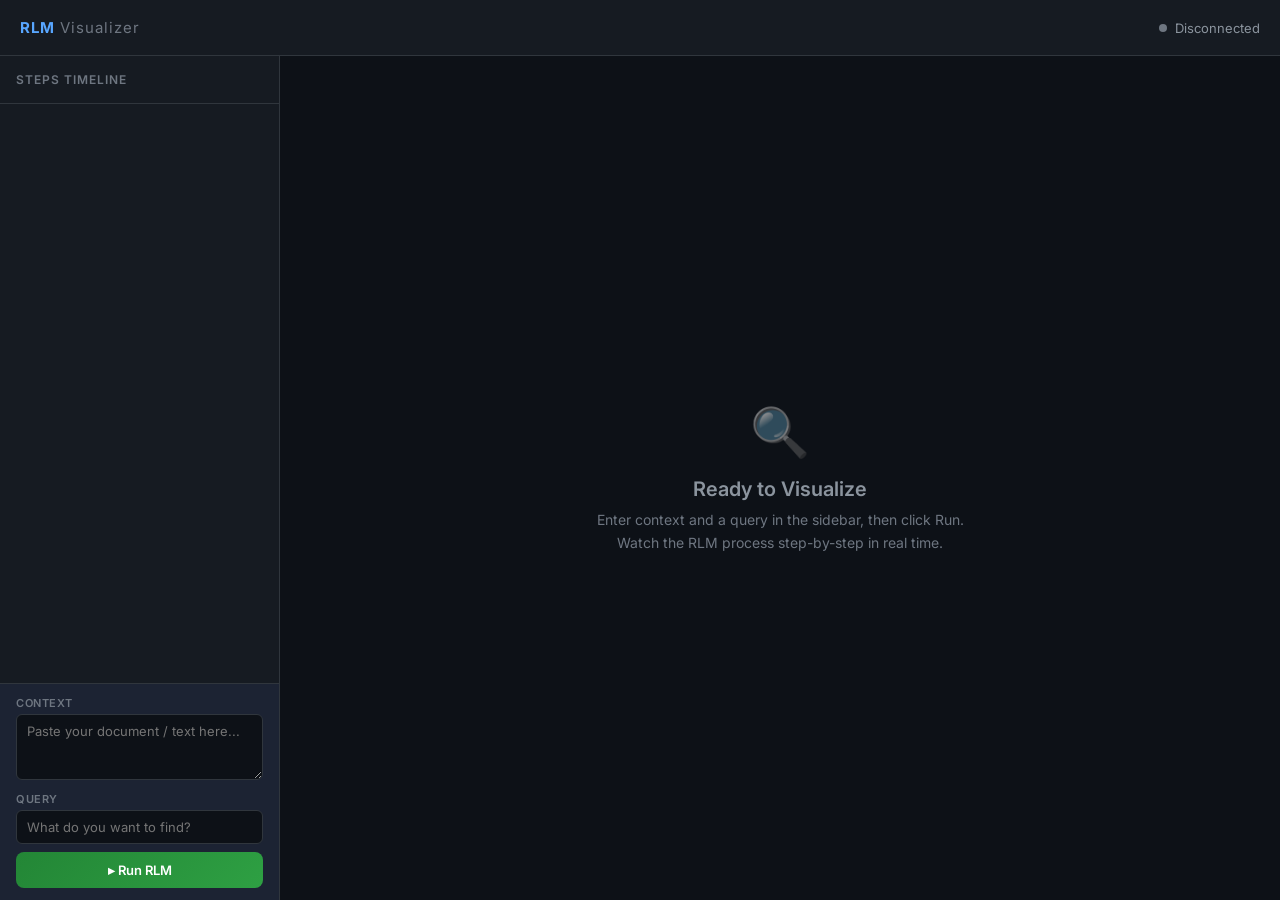
<file: frontend/index.html>
<!DOCTYPE html>
<html lang="en">
<head>
    <meta charset="UTF-8">
    <meta name="viewport" content="width=device-width, initial-scale=1.0">
    <title>RLM Visualizer — Step-by-Step</title>
    <link href="https://fonts.googleapis.com/css2?family=JetBrains+Mono:wght@400;600&family=Inter:wght@300;400;500;600;700&display=swap" rel="stylesheet">
    <style>
        :root {
            --bg-primary: #0d1117;
            --bg-secondary: #161b22;
            --bg-tertiary: #1c2333;
            --bg-card: #21262d;
            --border: #30363d;
            --border-bright: #484f58;
            --text-primary: #e6edf3;
            --text-secondary: #8b949e;
            --text-muted: #6e7681;
            --accent-blue: #58a6ff;
            --accent-green: #3fb950;
            --accent-red: #f85149;
            --accent-orange: #d29922;
            --accent-purple: #bc8cff;
            --accent-cyan: #39d353;
            --glow-blue: rgba(88, 166, 255, 0.15);
            --glow-green: rgba(63, 185, 80, 0.15);
        }

        * { margin: 0; padding: 0; box-sizing: border-box; }

        body {
            font-family: 'Inter', -apple-system, sans-serif;
            background: var(--bg-primary);
            color: var(--text-primary);
            height: 100vh;
            overflow: hidden;
        }

        /* --------- Top Bar --------- */
        .topbar {
            height: 56px;
            background: var(--bg-secondary);
            border-bottom: 1px solid var(--border);
            display: flex;
            align-items: center;
            padding: 0 20px;
            gap: 16px;
        }

        .topbar-logo {
            font-size: 15px;
            font-weight: 700;
            color: var(--accent-blue);
            letter-spacing: 1px;
            white-space: nowrap;
        }

        .topbar-logo span {
            color: var(--text-muted);
            font-weight: 400;
        }

        .topbar-status {
            margin-left: auto;
            display: flex;
            align-items: center;
            gap: 8px;
            font-size: 13px;
            color: var(--text-secondary);
        }

        .status-dot {
            width: 8px;
            height: 8px;
            border-radius: 50%;
            background: var(--text-muted);
        }

        .status-dot.connected { background: var(--accent-green); box-shadow: 0 0 6px var(--accent-green); }
        .status-dot.running { background: var(--accent-orange); animation: pulse 1.2s infinite; }
        .status-dot.done { background: var(--accent-green); }
        .status-dot.error { background: var(--accent-red); }

        @keyframes pulse {
            0%, 100% { opacity: 1; }
            50% { opacity: 0.4; }
        }

        /* --------- Layout --------- */
        .main-layout {
            display: flex;
            height: calc(100vh - 56px);
        }

        /* --------- Sidebar --------- */
        .sidebar {
            width: 280px;
            min-width: 280px;
            background: var(--bg-secondary);
            border-right: 1px solid var(--border);
            display: flex;
            flex-direction: column;
            overflow: hidden;
        }

        .sidebar-header {
            padding: 16px;
            border-bottom: 1px solid var(--border);
            font-size: 12px;
            font-weight: 600;
            text-transform: uppercase;
            letter-spacing: 1px;
            color: var(--text-muted);
        }

        .steps-list {
            flex: 1;
            overflow-y: auto;
            padding: 8px;
        }

        .step-item {
            padding: 12px 14px;
            border-radius: 8px;
            cursor: pointer;
            margin-bottom: 4px;
            transition: all 0.15s ease;
            border: 1px solid transparent;
        }

        .step-item:hover {
            background: var(--bg-tertiary);
        }

        .step-item.active {
            background: var(--bg-tertiary);
            border-color: var(--accent-blue);
            box-shadow: 0 0 12px var(--glow-blue);
        }

        .step-item.running {
            border-color: var(--accent-orange);
            box-shadow: 0 0 12px rgba(210, 153, 34, 0.15);
        }

        .step-header {
            display: flex;
            align-items: center;
            gap: 8px;
            margin-bottom: 4px;
        }

        .step-icon {
            width: 22px;
            height: 22px;
            border-radius: 6px;
            display: flex;
            align-items: center;
            justify-content: center;
            font-size: 11px;
            font-weight: 700;
            flex-shrink: 0;
        }

        .step-icon.thinking { background: rgba(210,153,34,0.2); color: var(--accent-orange); }
        .step-icon.code { background: rgba(88,166,255,0.2); color: var(--accent-blue); }
        .step-icon.done { background: rgba(63,185,80,0.2); color: var(--accent-green); }
        .step-icon.error { background: rgba(248,81,73,0.2); color: var(--accent-red); }
        .step-icon.reject { background: rgba(210,153,34,0.2); color: var(--accent-orange); }
        .step-icon.final { background: rgba(63,185,80,0.2); color: var(--accent-green); }

        .step-title {
            font-size: 13px;
            font-weight: 500;
        }

        .step-meta {
            font-size: 11px;
            color: var(--text-muted);
            padding-left: 30px;
        }

        /* --------- Input Panel --------- */
        .input-panel {
            padding: 12px 16px;
            border-top: 1px solid var(--border);
            background: var(--bg-tertiary);
        }

        .input-group {
            margin-bottom: 8px;
        }

        .input-group label {
            display: block;
            font-size: 11px;
            font-weight: 600;
            text-transform: uppercase;
            letter-spacing: 0.5px;
            color: var(--text-muted);
            margin-bottom: 4px;
        }

        .input-group textarea, .input-group input {
            width: 100%;
            background: var(--bg-primary);
            border: 1px solid var(--border);
            border-radius: 6px;
            color: var(--text-primary);
            font-family: 'Inter', sans-serif;
            font-size: 13px;
            padding: 8px 10px;
            resize: vertical;
            outline: none;
            transition: border-color 0.15s;
        }

        .input-group textarea:focus, .input-group input:focus {
            border-color: var(--accent-blue);
        }

        .btn-run {
            width: 100%;
            padding: 10px;
            border: none;
            border-radius: 8px;
            background: linear-gradient(135deg, #238636, #2ea043);
            color: white;
            font-family: 'Inter', sans-serif;
            font-size: 13px;
            font-weight: 600;
            cursor: pointer;
            transition: all 0.2s;
        }

        .btn-run:hover { filter: brightness(1.15); transform: translateY(-1px); }
        .btn-run:active { transform: translateY(0); }
        .btn-run:disabled { opacity: 0.5; cursor: not-allowed; transform: none; filter: none; }

        /* --------- Main Panel --------- */
        .main-panel {
            flex: 1;
            overflow-y: auto;
            padding: 24px 32px;
        }

        .empty-state {
            display: flex;
            flex-direction: column;
            align-items: center;
            justify-content: center;
            height: 100%;
            color: var(--text-muted);
            text-align: center;
        }

        .empty-state-icon {
            font-size: 48px;
            margin-bottom: 16px;
            opacity: 0.5;
        }

        .empty-state h2 {
            font-size: 20px;
            font-weight: 600;
            color: var(--text-secondary);
            margin-bottom: 8px;
        }

        .empty-state p {
            font-size: 14px;
            line-height: 1.6;
        }

        /* --------- Step Detail --------- */
        .step-detail {
            animation: fadeIn 0.2s ease;
        }

        @keyframes fadeIn {
            from { opacity: 0; transform: translateY(8px); }
            to { opacity: 1; transform: translateY(0); }
        }

        .detail-header {
            display: flex;
            align-items: center;
            gap: 12px;
            margin-bottom: 24px;
        }

        .detail-header h2 {
            font-size: 18px;
            font-weight: 600;
        }

        .detail-badge {
            padding: 3px 10px;
            border-radius: 12px;
            font-size: 11px;
            font-weight: 600;
        }

        .badge-thinking { background: rgba(210,153,34,0.15); color: var(--accent-orange); }
        .badge-code { background: rgba(88,166,255,0.15); color: var(--accent-blue); }
        .badge-success { background: rgba(63,185,80,0.15); color: var(--accent-green); }
        .badge-error { background: rgba(248,81,73,0.15); color: var(--accent-red); }

        .detail-section {
            margin-bottom: 20px;
        }

        .detail-section-title {
            font-size: 12px;
            font-weight: 600;
            text-transform: uppercase;
            letter-spacing: 1px;
            color: var(--text-muted);
            margin-bottom: 8px;
            display: flex;
            align-items: center;
            gap: 6px;
        }

        .detail-section-title .dot {
            width: 6px;
            height: 6px;
            border-radius: 50%;
        }

        .code-block {
            background: var(--bg-tertiary);
            border: 1px solid var(--border);
            border-radius: 8px;
            padding: 16px;
            font-family: 'JetBrains Mono', monospace;
            font-size: 12.5px;
            line-height: 1.7;
            overflow-x: auto;
            white-space: pre-wrap;
            word-break: break-word;
        }

        .code-block.root-response {
            border-left: 3px solid var(--accent-blue);
        }

        .code-block.python-code {
            border-left: 3px solid var(--accent-purple);
        }

        .code-block.stdout {
            border-left: 3px solid var(--accent-green);
        }

        .code-block.stderr {
            border-left: 3px solid var(--accent-red);
            color: var(--accent-red);
        }

        .code-block.sub-call {
            border-left: 3px solid var(--accent-cyan);
        }

        .code-block.answer {
            border-left: 3px solid var(--accent-green);
            background: rgba(63, 185, 80, 0.08);
            font-size: 15px;
            font-family: 'Inter', sans-serif;
        }

        /* --------- Sub-call card --------- */
        .sub-call-card {
            background: var(--bg-card);
            border: 1px solid var(--border);
            border-radius: 8px;
            padding: 14px;
            margin-bottom: 10px;
        }

        .sub-call-header {
            font-size: 12px;
            font-weight: 600;
            color: var(--accent-cyan);
            margin-bottom: 8px;
        }

        .sub-call-section {
            margin-bottom: 8px;
        }

        .sub-call-label {
            font-size: 11px;
            color: var(--text-muted);
            margin-bottom: 4px;
        }

        .sub-call-content {
            font-family: 'JetBrains Mono', monospace;
            font-size: 12px;
            line-height: 1.6;
            color: var(--text-secondary);
            max-height: 120px;
            overflow-y: auto;
            white-space: pre-wrap;
            word-break: break-word;
        }

        /* --------- Final Answer Banner --------- */
        .final-banner {
            background: linear-gradient(135deg, rgba(63,185,80,0.12), rgba(63,185,80,0.04));
            border: 1px solid rgba(63,185,80,0.3);
            border-radius: 12px;
            padding: 20px 24px;
            margin-top: 20px;
        }

        .final-banner h3 {
            font-size: 14px;
            color: var(--accent-green);
            margin-bottom: 12px;
        }

        .final-answer-text {
            font-size: 18px;
            font-weight: 600;
            color: var(--text-primary);
            margin-bottom: 16px;
        }

        .final-stats {
            display: flex;
            gap: 20px;
            font-size: 12px;
            color: var(--text-secondary);
        }

        .final-stat {
            display: flex;
            align-items: center;
            gap: 4px;
        }

        .final-stat strong {
            color: var(--text-primary);
        }

        /* --------- Scrollbar --------- */
        ::-webkit-scrollbar { width: 6px; }
        ::-webkit-scrollbar-track { background: transparent; }
        ::-webkit-scrollbar-thumb { background: var(--border); border-radius: 3px; }
        ::-webkit-scrollbar-thumb:hover { background: var(--border-bright); }

        /* --------- Spinner --------- */
        .spinner {
            width: 16px;
            height: 16px;
            border: 2px solid var(--border);
            border-top-color: var(--accent-orange);
            border-radius: 50%;
            animation: spin 0.8s linear infinite;
            display: inline-block;
        }

        @keyframes spin {
            to { transform: rotate(360deg); }
        }
    </style>
</head>
<body>

    <!-- Top Bar -->
    <div class="topbar">
        <div class="topbar-logo">RLM <span>Visualizer</span></div>
        <div class="topbar-status">
            <div class="status-dot" id="statusDot"></div>
            <span id="statusText">Disconnected</span>
        </div>
    </div>

    <!-- Main Layout -->
    <div class="main-layout">

        <!-- Sidebar -->
        <div class="sidebar">
            <div class="sidebar-header">Steps Timeline</div>
            <div class="steps-list" id="stepsList"></div>

            <!-- Input Form -->
            <div class="input-panel">
                <div class="input-group">
                    <label>Context</label>
                    <textarea id="contextInput" rows="3" placeholder="Paste your document / text here..."></textarea>
                </div>
                <div class="input-group">
                    <label>Query</label>
                    <input type="text" id="queryInput" placeholder="What do you want to find?" />
                </div>
                <button class="btn-run" id="btnRun" onclick="startRun()">▸ Run RLM</button>
            </div>
        </div>

        <!-- Main Panel -->
        <div class="main-panel" id="mainPanel">
            <div class="empty-state" id="emptyState">
                <div class="empty-state-icon">🔍</div>
                <h2>Ready to Visualize</h2>
                <p>Enter context and a query in the sidebar, then click Run.<br>
                Watch the RLM process step-by-step in real time.</p>
            </div>
        </div>
    </div>

    <script>
        // --------- State ---------
        let ws = null;
        let steps = []; // [{type, iteration, data}]
        let activeStepIndex = -1;
        let isRunning = false;

        // --------- WebSocket ---------
        function connect() {
            const protocol = location.protocol === 'https:' ? 'wss:' : 'ws:';
            ws = new WebSocket(`${protocol}//${location.host}/ws`);

            ws.onopen = () => {
                setStatus('connected', 'Connected');
            };

            ws.onmessage = (evt) => {
                const event = JSON.parse(evt.data);
                handleEvent(event);
            };

            ws.onclose = () => {
                setStatus('', 'Disconnected');
                setTimeout(connect, 2000);
            };

            ws.onerror = () => {
                setStatus('error', 'Connection error');
            };
        }

        function setStatus(cls, text) {
            document.getElementById('statusDot').className = 'status-dot ' + cls;
            document.getElementById('statusText').textContent = text;
        }

        // --------- Event Handling ---------
        function handleEvent(event) {
            switch (event.type) {
                case 'init':
                    steps = [];
                    addStep('init', 0, event, '⚡ Initialized', `Context: ${event.context_length.toLocaleString()} chars`);
                    break;

                case 'root_thinking':
                    addStep('thinking', event.iteration, event, `Step ${event.iteration} — Thinking…`, 'Root LM generating…');
                    break;

                case 'root_response':
                    updateLastStep('code', event, `Step ${event.iteration} — Code Generated`, `${event.code.split('\n').length} lines`);
                    break;

                case 'repl_exec':
                    updateLastStep(
                        event.stderr ? 'error' : 'done',
                        event,
                        `Step ${event.iteration} — ${event.stderr ? 'Error' : 'Executed'}`,
                        event.sub_calls.length > 0
                            ? `${event.sub_calls.length} sub-call(s)`
                            : (event.stderr ? 'REPL error' : (event.stdout ? 'Output received' : 'No output'))
                    );
                    break;

                case 'final_reject':
                    addStep('reject', event.iteration, event, `Step ${event.iteration} — FINAL Rejected`, event.reason.slice(0, 60));
                    break;

                case 'final':
                    addStep('final', event.iteration, event, '✓ Answer Found', `${event.latency_s}s, ${event.total_iterations} steps`);
                    isRunning = false;
                    document.getElementById('btnRun').disabled = false;
                    document.getElementById('btnRun').textContent = '▸ Run RLM';
                    setStatus('done', 'Complete');
                    break;

                case 'timeout':
                    addStep('error', event.total_iterations, event, '⏱ Timeout', `${event.total_iterations} iterations, ${event.latency_s}s`);
                    isRunning = false;
                    document.getElementById('btnRun').disabled = false;
                    document.getElementById('btnRun').textContent = '▸ Run RLM';
                    setStatus('error', 'Timeout');
                    break;

                case 'error':
                    addStep('error', event.iteration || 0, event, '✗ Error', event.message || 'Unknown');
                    isRunning = false;
                    document.getElementById('btnRun').disabled = false;
                    document.getElementById('btnRun').textContent = '▸ Run RLM';
                    setStatus('error', 'Error');
                    break;
            }
        }

        function addStep(type, iteration, data, title, meta) {
            const step = { type, iteration, data, title, meta };
            steps.push(step);
            renderSidebar();
            selectStep(steps.length - 1);
        }

        function updateLastStep(type, data, title, meta) {
            if (steps.length === 0) return;
            const last = steps[steps.length - 1];
            // Merge data
            last.type = type;
            last.data = { ...last.data, ...data };
            last.title = title;
            last.meta = meta;
            renderSidebar();
            if (activeStepIndex === steps.length - 1) {
                renderDetail(last);
            }
        }

        // --------- Sidebar Rendering ---------
        function renderSidebar() {
            const list = document.getElementById('stepsList');
            list.innerHTML = '';

            steps.forEach((step, i) => {
                const el = document.createElement('div');
                el.className = 'step-item' + (i === activeStepIndex ? ' active' : '') + (step.type === 'thinking' ? ' running' : '');
                el.onclick = () => selectStep(i);

                const iconClass = step.type === 'thinking' ? 'thinking'
                    : step.type === 'code' ? 'code'
                    : step.type === 'done' ? 'done'
                    : step.type === 'error' ? 'error'
                    : step.type === 'reject' ? 'reject'
                    : step.type === 'final' ? 'final'
                    : 'code';

                const iconText = step.type === 'thinking' ? '…'
                    : step.type === 'final' ? '✓'
                    : step.type === 'error' ? '✗'
                    : step.type === 'reject' ? '↩'
                    : step.type === 'init' ? '⚡'
                    : step.iteration || '•';

                el.innerHTML = `
                    <div class="step-header">
                        <div class="step-icon ${iconClass}">${step.type === 'thinking' ? '<div class="spinner"></div>' : iconText}</div>
                        <div class="step-title">${step.title}</div>
                    </div>
                    <div class="step-meta">${step.meta}</div>
                `;
                list.appendChild(el);
            });

            // Auto-scroll
            list.scrollTop = list.scrollHeight;
        }

        function selectStep(index) {
            activeStepIndex = index;
            renderSidebar();
            renderDetail(steps[index]);
        }

        // --------- Detail Rendering ---------
        function renderDetail(step) {
            const panel = document.getElementById('mainPanel');
            const emptyEl = document.getElementById('emptyState');
            if (emptyEl) emptyEl.style.display = 'none';

            const d = step.data;
            let html = '<div class="step-detail">';

            // Header
            const badgeClass = step.type === 'final' ? 'badge-success'
                : step.type === 'error' ? 'badge-error'
                : step.type === 'thinking' ? 'badge-thinking'
                : 'badge-code';
            html += `<div class="detail-header">
                <h2>${step.title}</h2>
                <span class="detail-badge ${badgeClass}">${step.type.toUpperCase()}</span>
            </div>`;

            // Init event
            if (d.type === 'init') {
                html += section('Context Info', `Context length: ${d.context_length.toLocaleString()} characters\nLong-context mode: ${d.long_context_mode ? 'Yes' : 'No'}\nMax iterations: ${d.max_iterations}`, 'root-response');
                html += section('Query', d.query, 'root-response');
                html += section('Context Preview', d.context_preview || '', 'stdout');
            }

            // Root response + code
            if (d.raw_response) {
                html += section('Root LM Response', d.raw_response, 'root-response');
            }
            if (d.code) {
                html += section('Extracted Python Code', d.code, 'python-code');
            }

            // REPL output
            if (d.stdout !== undefined && d.stdout !== '') {
                html += section('REPL stdout', d.stdout, 'stdout');
            }
            if (d.stderr !== undefined && d.stderr !== '') {
                html += section('REPL stderr', d.stderr, 'stderr');
            }

            // Sub-calls
            if (d.sub_calls && d.sub_calls.length > 0) {
                html += `<div class="detail-section">
                    <div class="detail-section-title"><div class="dot" style="background:var(--accent-cyan)"></div> Sub-LM Calls (${d.sub_calls.length})</div>`;
                d.sub_calls.forEach(sc => {
                    html += `<div class="sub-call-card">
                        <div class="sub-call-header">Sub-call #${sc.call_index}</div>
                        <div class="sub-call-section">
                            <div class="sub-call-label">Prompt sent to sub-LM:</div>
                            <div class="sub-call-content">${escapeHtml(sc.prompt)}</div>
                        </div>
                        <div class="sub-call-section">
                            <div class="sub-call-label">Sub-LM Response:</div>
                            <div class="sub-call-content">${escapeHtml(sc.response)}</div>
                        </div>
                    </div>`;
                });
                html += '</div>';
            }

            // Final reject
            if (d.type === 'final_reject') {
                html += section('Rejection Reason', d.reason, 'stderr');
                html += section('Proposed Answer (rejected)', d.answer_preview, 'root-response');
            }

            // Final answer
            if (d.type === 'final') {
                html += `<div class="final-banner">
                    <h3>✓ FINAL ANSWER</h3>
                    <div class="final-answer-text">${escapeHtml(d.answer)}</div>
                    <div class="final-stats">
                        <div class="final-stat">Iterations: <strong>${d.total_iterations}</strong></div>
                        <div class="final-stat">Sub-calls: <strong>${d.total_sub_calls}</strong></div>
                        <div class="final-stat">REPL Errors: <strong>${d.repl_errors}</strong></div>
                        <div class="final-stat">Latency: <strong>${d.latency_s}s</strong></div>
                    </div>
                </div>`;
            }

            // Timeout
            if (d.type === 'timeout') {
                html += `<div class="final-banner" style="border-color:rgba(248,81,73,0.3);background:linear-gradient(135deg,rgba(248,81,73,0.12),rgba(248,81,73,0.04));">
                    <h3 style="color:var(--accent-red);">⏱ TIMEOUT — No Answer</h3>
                    <div class="final-stats">
                        <div class="final-stat">Iterations: <strong>${d.total_iterations}</strong></div>
                        <div class="final-stat">Sub-calls: <strong>${d.total_sub_calls}</strong></div>
                        <div class="final-stat">REPL Errors: <strong>${d.repl_errors}</strong></div>
                        <div class="final-stat">Latency: <strong>${d.latency_s}s</strong></div>
                    </div>
                </div>`;
            }

            html += '</div>';
            panel.innerHTML = html;
        }

        function section(title, content, codeClass) {
            const dotColor = codeClass === 'stderr' ? 'var(--accent-red)'
                : codeClass === 'stdout' ? 'var(--accent-green)'
                : codeClass === 'python-code' ? 'var(--accent-purple)'
                : 'var(--accent-blue)';
            return `<div class="detail-section">
                <div class="detail-section-title"><div class="dot" style="background:${dotColor}"></div> ${title}</div>
                <div class="code-block ${codeClass}">${escapeHtml(content)}</div>
            </div>`;
        }

        function escapeHtml(str) {
            if (!str) return '';
            return str.replace(/&/g, '&amp;').replace(/</g, '&lt;').replace(/>/g, '&gt;').replace(/"/g, '&quot;');
        }

        // --------- Run ---------
        function startRun() {
            const context = document.getElementById('contextInput').value.trim();
            const query = document.getElementById('queryInput').value.trim();

            if (!context || !query) {
                alert('Please enter both context and query.');
                return;
            }

            if (!ws || ws.readyState !== WebSocket.OPEN) {
                alert('Not connected to server. Check if the viz server is running.');
                return;
            }

            isRunning = true;
            steps = [];
            activeStepIndex = -1;
            document.getElementById('stepsList').innerHTML = '';
            document.getElementById('mainPanel').innerHTML = '<div class="empty-state" id="emptyState" style="display:none"></div>';
            document.getElementById('btnRun').disabled = true;
            document.getElementById('btnRun').textContent = 'Running…';
            setStatus('running', 'Running RLM…');

            ws.send(JSON.stringify({ action: 'run', context, query }));
        }

        // --------- Init ---------
        connect();
    </script>
</body>
</html>
</file>
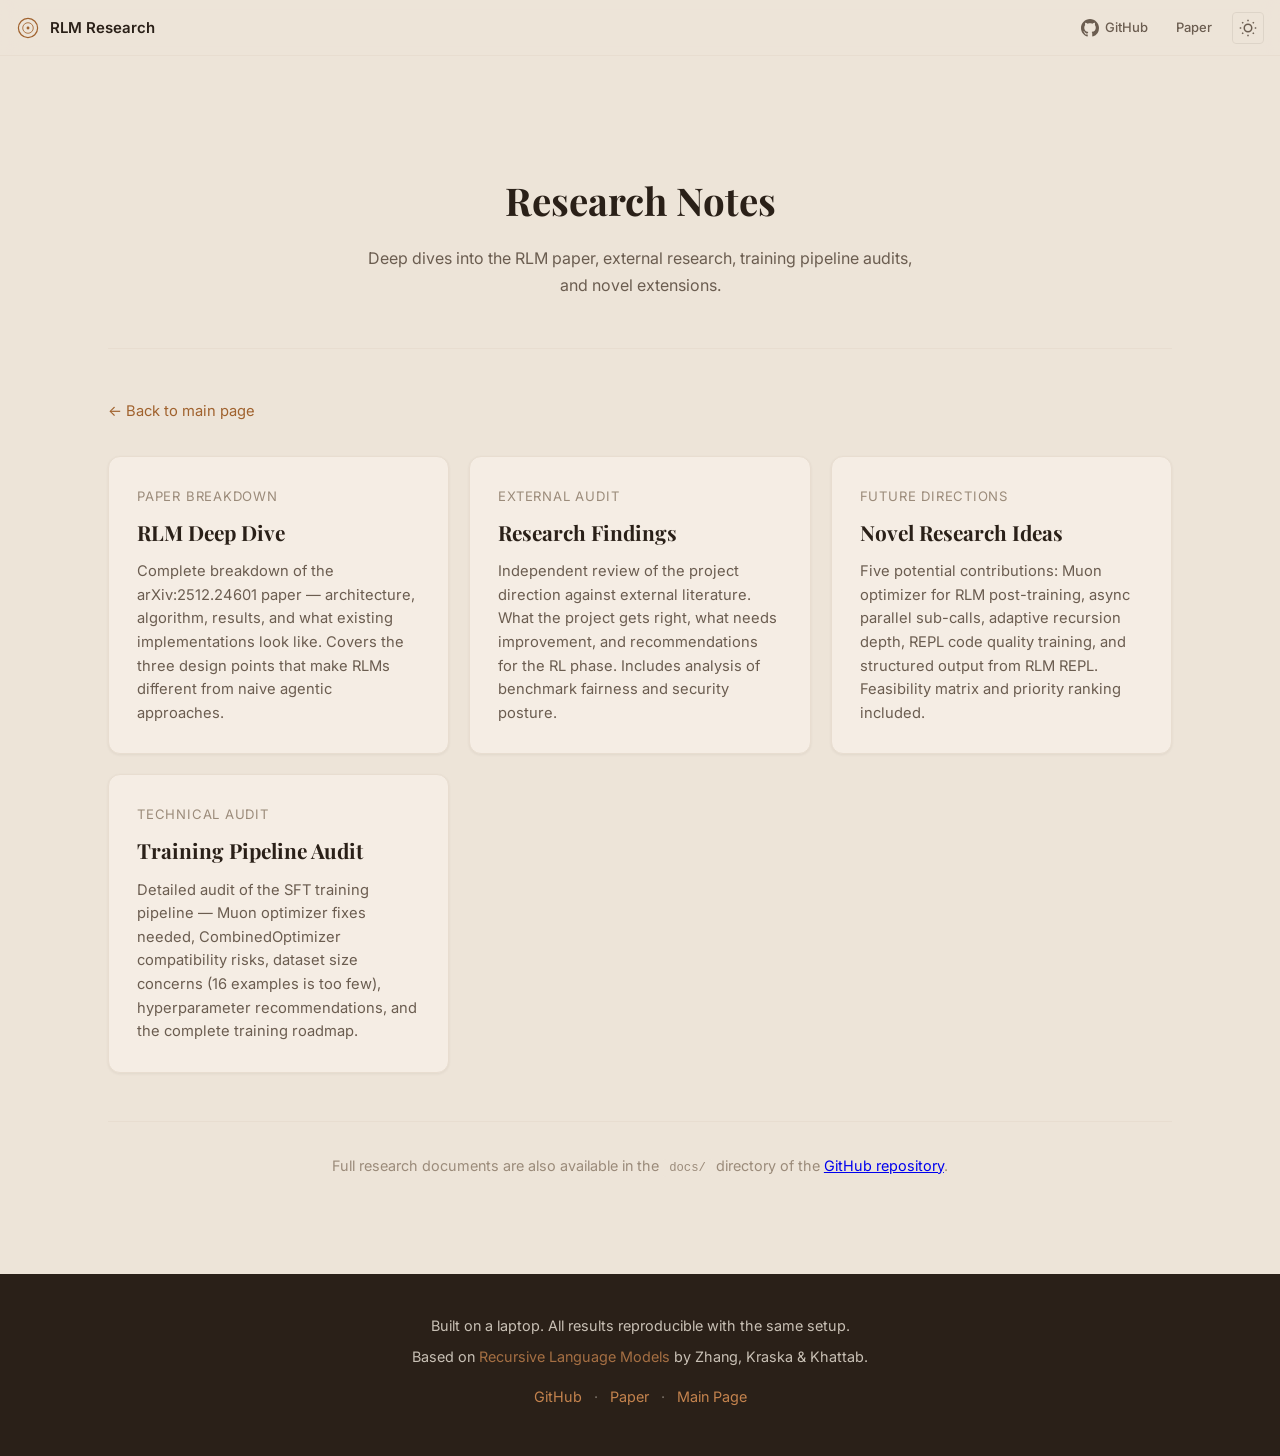
<file: docs/research-notes.html>
<!DOCTYPE html>
<html lang="en" data-theme="light">
<head>
  <meta charset="UTF-8" />
  <meta name="viewport" content="width=device-width, initial-scale=1.0" />
  <title>Research Notes — RLM Project</title>
  <link rel="icon" type="image/svg+xml" href="assets/favicon.svg" />
  <link rel="preconnect" href="https://fonts.googleapis.com" />
  <link rel="preconnect" href="https://fonts.gstatic.com" crossorigin />
  <link href="https://fonts.googleapis.com/css2?family=Inter:wght@300;400;500;600;700&family=JetBrains+Mono:wght@400;500&family=Playfair+Display:ital,wght@0,600;0,700;1,600&display=swap" rel="stylesheet" />
  <link rel="stylesheet" href="css/style.css" />
  <style>
    .notes-hero { text-align: center; padding: 64px 0 48px; border-bottom: 1px solid var(--border-light); margin-bottom: 48px; }
    .notes-hero h1 { font-family: var(--font-serif); font-size: 2.4rem; font-weight: 700; margin-bottom: 12px; }
    .notes-hero p { color: var(--text-secondary); max-width: 560px; margin: 0 auto; }
    .notes-grid { display: grid; grid-template-columns: repeat(auto-fill, minmax(320px, 1fr)); gap: 20px; }
    .note-card { background: var(--bg-card); border: 1px solid var(--border-light); border-radius: var(--radius-lg); padding: 28px; box-shadow: var(--shadow-sm); transition: transform 0.2s ease, box-shadow 0.2s ease; text-align: left; }
    .note-card:hover { transform: translateY(-2px); box-shadow: var(--shadow-md); }
    .note-card h3 { font-family: var(--font-serif); font-size: 1.3rem; margin-bottom: 10px; text-align: left; }
    .note-card p { color: var(--text-secondary); font-size: 0.92rem; line-height: 1.6; text-align: left; }
    .note-card .note-meta { font-size: 0.82rem; color: var(--text-muted); margin-bottom: 8px; text-transform: uppercase; letter-spacing: 0.06em; text-align: left; }
    .back-link { display: inline-flex; align-items: center; gap: 6px; color: var(--accent); text-decoration: none; font-size: 0.92rem; margin-bottom: 32px; }
    .back-link:hover { text-decoration: underline; }
    #content { margin-left: 0 !important; }
    footer { margin-left: 0 !important; }
    article { max-width: var(--content-wide) !important; margin: 0 auto; padding: 48px 48px 96px; }
  </style>
</head>
<body>
  <div id="progress-bar"></div>
  <header id="header">
    <button id="sidebar-toggle" aria-label="Toggle sidebar">
      <svg width="20" height="20" viewBox="0 0 20 20" fill="currentColor"><rect y="3" width="20" height="2" rx="1"/><rect y="9" width="20" height="2" rx="1"/><rect y="15" width="20" height="2" rx="1"/></svg>
    </button>
    <a href="index.html" class="header-title">
      <svg class="header-logo" width="24" height="24" viewBox="0 0 100 100"><circle cx="50" cy="50" r="40" fill="none" stroke="var(--accent)" stroke-width="5"/><circle cx="50" cy="50" r="22" fill="none" stroke="var(--accent)" stroke-width="3.5"/><circle cx="50" cy="50" r="6" fill="var(--accent)"/></svg>
      <span>RLM Research</span>
    </a>
    <div class="header-actions">
      <a href="https://github.com/priyank766/RLM" target="_blank" rel="noopener" class="header-link">
        <svg width="18" height="18" viewBox="0 0 24 24" fill="currentColor"><path d="M12 0C5.37 0 0 5.37 0 12c0 5.31 3.435 9.795 8.205 11.385.6.105.825-.255.825-.57 0-.285-.015-1.23-.015-2.235-3.015.555-3.795-.735-4.035-1.41-.135-.345-.72-1.41-1.23-1.695-.42-.225-1.02-.78-.015-.795.945-.015 1.62.87 1.845 1.23 1.08 1.815 2.805 1.305 3.495.99.105-.78.42-1.305.765-1.605-2.67-.3-5.46-1.335-5.46-5.925 0-1.305.465-2.385 1.23-3.225-.12-.3-.54-1.53.12-3.18 0 0 1.005-.315 3.3 1.23.96-.27 1.98-.405 3-.405s2.04.135 3 .405c2.295-1.56 3.3-1.23 3.3-1.23.66 1.65.24 2.88.12 3.18.765.84 1.23 1.905 1.23 3.225 0 4.605-2.805 5.625-5.475 5.925.435.375.81 1.095.81 2.22 0 1.605-.015 2.895-.015 3.3 0 .315.225.69.825.57A12.02 12.02 0 0 0 24 12c0-6.63-5.37-12-12-12z"/></svg>
        GitHub
      </a>
      <a href="https://arxiv.org/abs/2512.24601" target="_blank" rel="noopener" class="header-link">
        Paper
      </a>
      <button id="theme-toggle" aria-label="Toggle theme">
        <svg class="icon-sun" width="18" height="18" viewBox="0 0 24 24" fill="none" stroke="currentColor" stroke-width="2"><circle cx="12" cy="12" r="5"/><line x1="12" y1="1" x2="12" y2="3"/><line x1="12" y1="21" x2="12" y2="23"/><line x1="4.22" y1="4.22" x2="5.64" y2="5.64"/><line x1="18.36" y1="18.36" x2="19.78" y2="19.78"/><line x1="1" y1="12" x2="3" y2="12"/><line x1="21" y1="12" x2="23" y2="12"/><line x1="4.22" y1="19.78" x2="5.64" y2="18.36"/><line x1="18.36" y1="5.64" x2="19.78" y2="4.22"/></svg>
        <svg class="icon-moon" width="18" height="18" viewBox="0 0 24 24" fill="none" stroke="currentColor" stroke-width="2"><path d="M21 12.79A9 9 0 1 1 11.21 3 7 7 0 0 0 21 12.79z"/></svg>
      </button>
    </div>
  </header>

  <main id="content">
    <article>
      <div class="notes-hero">
        <h1>Research Notes</h1>
        <p>Deep dives into the RLM paper, external research, training pipeline audits, and novel extensions.</p>
      </div>

      <a href="index.html" class="back-link">← Back to main page</a>

      <div class="notes-grid">

        <div class="note-card">
          <div class="note-meta">Paper Breakdown</div>
          <h3>RLM Deep Dive</h3>
          <p>Complete breakdown of the arXiv:2512.24601 paper — architecture, algorithm, results, and what existing implementations look like. Covers the three design points that make RLMs different from naive agentic approaches.</p>
        </div>

        <div class="note-card">
          <div class="note-meta">External Audit</div>
          <h3>Research Findings</h3>
          <p>Independent review of the project direction against external literature. What the project gets right, what needs improvement, and recommendations for the RL phase. Includes analysis of benchmark fairness and security posture.</p>
        </div>

        <div class="note-card">
          <div class="note-meta">Future Directions</div>
          <h3>Novel Research Ideas</h3>
          <p>Five potential contributions: Muon optimizer for RLM post-training, async parallel sub-calls, adaptive recursion depth, REPL code quality training, and structured output from RLM REPL. Feasibility matrix and priority ranking included.</p>
        </div>

        <div class="note-card">
          <div class="note-meta">Technical Audit</div>
          <h3>Training Pipeline Audit</h3>
          <p>Detailed audit of the SFT training pipeline — Muon optimizer fixes needed, CombinedOptimizer compatibility risks, dataset size concerns (16 examples is too few), hyperparameter recommendations, and the complete training roadmap.</p>
        </div>

      </div>

      <div style="margin-top: 48px; padding-top: 32px; border-top: 1px solid var(--border-light); text-align: center;">
        <p style="color: var(--text-muted); font-size: 0.9rem;">Full research documents are also available in the <code style="font-size: 0.85em; background: var(--bg-code); padding: 2px 6px; border-radius: 3px;">docs/</code> directory of the <a href="https://github.com/priyank766/RLM" target="_blank" rel="noopener">GitHub repository</a>.</p>
      </div>

    </article>
  </main>

  <footer>
    <p>Built on a laptop. All results reproducible with the same setup.</p>
    <p>Based on <a href="https://arxiv.org/abs/2512.24601" target="_blank" rel="noopener">Recursive Language Models</a> by Zhang, Kraska & Khattab.</p>
    <p class="footer-links">
      <a href="https://github.com/priyank766/RLM" target="_blank" rel="noopener">GitHub</a>
      <span>·</span>
      <a href="https://arxiv.org/abs/2512.24601" target="_blank" rel="noopener">Paper</a>
      <span>·</span>
      <a href="index.html">Main Page</a>
    </p>
  </footer>

  <script src="js/main.js"></script>
</body>
</html>
</file>
<file: docs/css/style.css>
/* ═══════════════════════════════════════════════════════
   RLM Research Site — Custom Design System
   Portfolio-matched: warm cream (light) + dark chocolate (dark)
   Research paper aesthetic with modern touches
   ═══════════════════════════════════════════════════════ */

/* ── CSS Custom Properties ── */

:root {
  /* Light mode — matched to portfolio: warm beige, soft brown text, amber accent */
  --bg-primary: #EDE4D8;        /* main page background — warm beige */
  --bg-secondary: #F5EDE4;      /* cards/sections — lighter cream */
  --bg-tertiary: #FAF5EF;       /* inner cards — lightest cream */
  --bg-code: #EDE4D8;
  --bg-table-header: #E8DDD0;
  --bg-callout: #F5EDE4;
  --bg-card: #F5EDE4;
  --bg-header: #EDE4D8EE;
  --bg-sidebar: #EDE4D8;
  --bg-footer: #2A2018;
  --bg-overlay: #2A201880;

  --text-primary: #2A2018;      /* deep warm brown (near black) — headings */
  --text-secondary: #6B5D50;    /* medium warm brown — body text */
  --text-tertiary: #8B7D70;     /* muted brown — labels, meta */
  --text-muted: #9B8B7A;        /* faint brown — small labels */
  --text-on-dark: #F0E8DC;

  --accent: #A0622E;            /* amber brown — CTA buttons, links */
  --accent-light: #B8783E;
  --accent-lighter: #C4834E;
  --accent-dim: #A0622E18;

  --border: #DDD4C8;            /* warm border — subtle card outlines */
  --border-light: #E8DDD0;

  --code-hl: #F0E4D0;
  --code-keyword: #6B4226;
  --code-string: #5C7A3C;
  --code-comment: #9B8B7A;
  --code-number: #A0622E;
  --code-func: #8B5E3C;

  --shadow-sm: 0 1px 3px #2C181010;
  --shadow-md: 0 4px 12px #2C181015;
  --shadow-lg: 0 8px 24px #2C181020;

  --radius-sm: 4px;
  --radius-md: 8px;
  --radius-lg: 12px;

  --font-sans: 'Inter', -apple-system, BlinkMacSystemFont, sans-serif;
  --font-serif: 'Playfair Display', Georgia, serif;
  --font-mono: 'JetBrains Mono', 'Fira Code', monospace;

  --sidebar-width: 260px;
  --header-height: 56px;
  --content-max: 1000px;
  --content-wide: 1160px;
}

[data-theme="dark"] {
  --bg-primary: #1A1410;
  --bg-secondary: #241E16;
  --bg-tertiary: #2E261E;
  --bg-code: #241E16;
  --bg-table-header: #2E261E;
  --bg-callout: #241E16;
  --bg-card: #2E261E;
  --bg-header: #1A1410EE;
  --bg-sidebar: #120E0A;
  --bg-footer: #0E0A06;
  --bg-overlay: #00000080;

  --text-primary: #F0E6D6;
  --text-secondary: #D4C4A8;
  --text-tertiary: #B8A888;
  --text-muted: #8B7B68;
  --text-on-dark: #F0E6D6;

  --accent: #D4956B;
  --accent-light: #E0A87E;
  --accent-lighter: #E8B898;
  --accent-dim: #D4956B20;

  --border: #3D2E1E;
  --border-light: #2E261E;

  --code-hl: #3D2E1E;
  --code-keyword: #C8A060;
  --code-string: #7AB860;
  --code-comment: #8B7B68;
  --code-number: #D4956B;
  --code-func: #D4A06B;

  --shadow-sm: 0 1px 3px #00000040;
  --shadow-md: 0 4px 12px #00000050;
  --shadow-lg: 0 8px 24px #00000060;
}

/* ── Reset & Base ── */

*, *::before, *::after {
  margin: 0;
  padding: 0;
  box-sizing: border-box;
}

html {
  scroll-behavior: smooth;
  scroll-padding-top: calc(var(--header-height) + 24px);
}

body {
  font-family: var(--font-sans);
  font-size: 16px;
  line-height: 1.7;
  color: var(--text-primary);
  background: var(--bg-primary);
  transition: background-color 0.4s ease, color 0.4s ease;
  -webkit-font-smoothing: antialiased;
  -moz-osx-font-smoothing: grayscale;
}

/* ── Progress Bar ── */

#progress-bar {
  position: fixed;
  top: 0;
  left: 0;
  height: 3px;
  background: var(--accent);
  z-index: 1001;
  width: 0%;
  transition: width 0.1s ease;
}

/* ── Header ── */

#header {
  position: fixed;
  top: 0;
  left: 0;
  right: 0;
  height: var(--header-height);
  background: var(--bg-header);
  backdrop-filter: blur(12px);
  -webkit-backdrop-filter: blur(12px);
  border-bottom: 1px solid var(--border-light);
  display: flex;
  align-items: center;
  padding: 0 16px;
  z-index: 100;
  gap: 12px;
}

#sidebar-toggle {
  display: none;
  background: none;
  border: none;
  color: var(--text-secondary);
  cursor: pointer;
  padding: 8px;
  border-radius: var(--radius-sm);
}

#sidebar-toggle:hover {
  background: var(--accent-dim);
}

.header-title {
  display: flex;
  align-items: center;
  gap: 10px;
  text-decoration: none;
  color: var(--text-primary);
  font-weight: 600;
  font-size: 15px;
}

.header-logo {
  flex-shrink: 0;
}

.header-actions {
  display: flex;
  align-items: center;
  gap: 4px;
  margin-left: auto;
}

.header-link {
  display: flex;
  align-items: center;
  gap: 6px;
  text-decoration: none;
  color: var(--text-secondary);
  font-size: 13px;
  font-weight: 500;
  padding: 6px 12px;
  border-radius: var(--radius-sm);
  transition: all 0.2s ease;
}

.header-link:hover {
  color: var(--accent);
  background: var(--accent-dim);
}

#theme-toggle {
  background: none;
  border: 1px solid var(--border);
  color: var(--text-secondary);
  cursor: pointer;
  padding: 6px;
  border-radius: var(--radius-sm);
  display: flex;
  align-items: center;
  justify-content: center;
  transition: all 0.2s ease;
  margin-left: 4px;
}

#theme-toggle:hover {
  border-color: var(--accent);
  color: var(--accent);
  background: var(--accent-dim);
}

.icon-moon { display: none; }
[data-theme="dark"] .icon-sun { display: none; }
[data-theme="dark"] .icon-moon { display: block; }

/* ── Sidebar ── */

#sidebar {
  position: fixed;
  top: var(--header-height);
  left: 0;
  bottom: 0;
  width: var(--sidebar-width);
  background: var(--bg-sidebar);
  border-right: 1px solid var(--border-light);
  overflow-y: auto;
  padding: 24px 16px;
  z-index: 90;
  transition: transform 0.3s ease;
}

#sidebar::-webkit-scrollbar { width: 4px; }
#sidebar::-webkit-scrollbar-track { background: transparent; }
#sidebar::-webkit-scrollbar-thumb { background: var(--border); border-radius: 2px; }

.sidebar-section {
  margin-bottom: 24px;
}

.sidebar-section h3 {
  font-size: 11px;
  font-weight: 600;
  text-transform: uppercase;
  letter-spacing: 0.08em;
  color: var(--text-muted);
  margin-bottom: 8px;
  padding-left: 12px;
}

.sidebar-section a {
  display: block;
  padding: 6px 12px;
  color: var(--text-secondary);
  text-decoration: none;
  font-size: 14px;
  border-radius: var(--radius-sm);
  transition: all 0.15s ease;
  border-left: 2px solid transparent;
}

.sidebar-section a:hover {
  color: var(--accent);
  background: var(--accent-dim);
  border-left-color: var(--accent);
}

.sidebar-section a.active {
  color: var(--accent);
  font-weight: 600;
  border-left-color: var(--accent);
  background: var(--accent-dim);
}

/* ── Sidebar Overlay (mobile) ── */

#sidebar-overlay {
  display: none;
  position: fixed;
  inset: 0;
  background: var(--bg-overlay);
  z-index: 89;
}

/* ── Main Content ── */

#content {
  margin-left: var(--sidebar-width);
  margin-top: var(--header-height);
  min-height: calc(100vh - var(--header-height));
}

article {
  max-width: var(--content-wide);
  margin: 0 auto;
  padding: 48px 48px 96px;
}

/* ── Title Section ── */

.title-section {
  text-align: center;
  padding: 64px 0 56px;
  border-bottom: 1px solid var(--border-light);
  margin-bottom: 56px;
}

.title-meta {
  font-size: 13px;
  font-weight: 500;
  text-transform: uppercase;
  letter-spacing: 0.1em;
  color: var(--text-muted);
  margin-bottom: 16px;
}

.title-section h1 {
  font-family: var(--font-serif);
  font-size: 3rem;
  font-weight: 700;
  line-height: 1.15;
  color: var(--text-primary);
  margin-bottom: 20px;
}

.subtitle {
  font-size: 1.15rem;
  color: var(--text-secondary);
  max-width: 600px;
  margin: 0 auto 24px;
  line-height: 1.65;
}

.authors {
  font-size: 1rem;
  color: var(--text-tertiary);
  margin-bottom: 32px;
}

.author {
  font-weight: 600;
  color: var(--text-secondary);
}

.title-links {
  display: flex;
  gap: 12px;
  justify-content: center;
  flex-wrap: wrap;
}

.btn {
  display: inline-flex;
  align-items: center;
  gap: 8px;
  padding: 10px 20px;
  border-radius: var(--radius-md);
  font-size: 14px;
  font-weight: 500;
  text-decoration: none;
  transition: all 0.2s ease;
  border: 1px solid transparent;
}

.btn-primary {
  background: var(--accent);
  color: var(--bg-primary);
  border-color: var(--accent);
}

.btn-primary:hover {
  background: var(--accent-light);
  transform: translateY(-1px);
  box-shadow: var(--shadow-md);
}

.btn-secondary {
  background: transparent;
  color: var(--text-secondary);
  border-color: var(--border);
}

.btn-secondary:hover {
  border-color: var(--accent);
  color: var(--accent);
}

/* ── Abstract ── */

.abstract-section {
  background: var(--bg-card);
  border: 1px solid var(--border-light);
  border-radius: var(--radius-lg);
  padding: 28px 32px 32px;
  margin-bottom: 56px;
  box-shadow: var(--shadow-sm);
}

.abstract-section h2 {
  font-size: 13px;
  font-weight: 600;
  text-transform: uppercase;
  letter-spacing: 0.12em;
  color: var(--text-muted);
  margin-top: 0;
  margin-bottom: 16px;
  padding-bottom: 10px;
  border-bottom: 1px solid var(--border-light);
}

.abstract-section p {
  font-size: 1rem;
  color: var(--text-secondary);
  line-height: 1.75;
}

.abstract-section p + p {
  margin-top: 12px;
}

/* ── Typography ── */

section h2 {
  font-family: var(--font-serif);
  font-size: 1.85rem;
  font-weight: 700;
  color: var(--text-primary);
  margin-top: 64px;
  margin-bottom: 20px;
  padding-bottom: 12px;
  border-bottom: 1px solid var(--border-light);
}

section h3 {
  font-size: 1.2rem;
  font-weight: 600;
  color: var(--text-primary);
  margin-top: 36px;
  margin-bottom: 12px;
}

section p {
  margin-bottom: 16px;
  color: var(--text-secondary);
}

section ul, section ol {
  margin-bottom: 16px;
  padding-left: 24px;
  color: var(--text-secondary);
}

section li {
  margin-bottom: 6px;
}

section strong {
  color: var(--text-primary);
  font-weight: 600;
}

section code {
  font-family: var(--font-mono);
  font-size: 0.88em;
  background: var(--bg-code);
  padding: 2px 6px;
  border-radius: var(--radius-sm);
  color: var(--accent);
  border: 1px solid var(--border-light);
}

section a {
  color: var(--accent);
  text-decoration: underline;
  text-decoration-color: var(--accent-dim);
  text-underline-offset: 2px;
  transition: text-decoration-color 0.2s ease;
}

section a:hover {
  text-decoration-color: var(--accent);
}

/* ── Code Blocks ── */

pre {
  background: var(--bg-code);
  border: 1px solid var(--border-light);
  border-radius: var(--radius-md);
  padding: 20px 24px;
  overflow-x: auto;
  margin-bottom: 20px;
  box-shadow: var(--shadow-sm);
}

pre code {
  font-family: var(--font-mono);
  font-size: 0.85rem;
  line-height: 1.65;
  background: none;
  padding: 0;
  border: none;
  color: var(--text-primary);
}

/* ── Tables ── */

.results-table {
  width: 100%;
  border-collapse: collapse;
  margin-bottom: 24px;
  font-size: 0.92rem;
  border: 1px solid var(--border-light);
  border-radius: var(--radius-md);
  overflow: hidden;
}

.results-table th {
  background: var(--bg-table-header);
  padding: 12px 16px;
  text-align: left;
  font-weight: 600;
  color: var(--text-primary);
  border-bottom: 1px solid var(--border);
}

.results-table td {
  padding: 10px 16px;
  border-bottom: 1px solid var(--border-light);
  color: var(--text-secondary);
}

.results-table tr:last-child td {
  border-bottom: none;
}

.results-table code {
  font-size: 0.85em;
}

/* ── Callouts ── */

.callout {
  padding: 16px 20px;
  border-radius: var(--radius-md);
  border-left: 4px solid var(--accent);
  background: var(--bg-callout);
  margin-bottom: 24px;
  font-size: 0.95rem;
}

.callout-warn {
  border-left-color: #C44E3E;
  background: #C44E3E10;
}

.callout-info {
  border-left-color: #4A90D9;
  background: #4A90D910;
}

.callout strong {
  color: var(--text-primary);
}

/* ── Diagrams ── */

.diagram {
  display: flex;
  flex-direction: column;
  gap: 12px;
  margin: 24px 0;
}

.diagram-box {
  background: var(--bg-card);
  border: 1px solid var(--border-light);
  border-radius: var(--radius-md);
  padding: 20px 24px;
  box-shadow: var(--shadow-sm);
}

.diagram-box-highlight {
  border-color: var(--accent);
  border-width: 2px;
}

.diagram-box strong {
  font-size: 0.85rem;
  text-transform: uppercase;
  letter-spacing: 0.05em;
  color: var(--text-muted);
}

.diagram-box p {
  margin: 6px 0;
  font-family: var(--font-mono);
  font-size: 0.85rem;
}

.diagram-box p:first-of-type {
  margin-top: 8px;
}

.diagram-note {
  color: var(--text-muted) !important;
  font-style: italic;
  font-family: var(--font-sans) !important;
  font-size: 0.82rem !important;
}

.diagram-indent {
  padding-left: 20px;
}

.architecture-diagram-image {
  width: 100%;
  height: auto;
  display: block;
  border-radius: var(--radius-sm);
}

.image-credit-note {
  margin-top: 10px;
}

.diagram-arrow {
  text-align: center;
  color: var(--text-muted);
  font-size: 0.85rem;
  font-weight: 600;
  padding: 4px 0;
}

/* ── Trajectory ── */

.trajectory {
  display: flex;
  flex-direction: column;
  gap: 16px;
  margin: 24px 0;
}

.trajectory-step {
  background: var(--bg-card);
  border: 1px solid var(--border-light);
  border-radius: var(--radius-md);
  padding: 20px 24px;
  box-shadow: var(--shadow-sm);
}

.trajectory-step-final {
  border-color: var(--accent);
  border-width: 2px;
}

.trajectory-label {
  display: inline-block;
  font-size: 11px;
  font-weight: 600;
  text-transform: uppercase;
  letter-spacing: 0.08em;
  color: var(--bg-primary);
  background: var(--accent);
  padding: 3px 10px;
  border-radius: 100px;
  margin-bottom: 12px;
}

.trajectory-step p {
  margin-bottom: 8px;
}

.trajectory-step pre {
  margin-bottom: 8px;
}

/* ── Footer ── */

footer {
  margin-left: var(--sidebar-width);
  background: var(--bg-footer);
  color: var(--text-on-dark);
  text-align: center;
  padding: 40px 48px;
  font-size: 0.9rem;
}

footer p {
  margin-bottom: 6px;
  opacity: 0.8;
}

footer a {
  color: var(--accent-lighter);
  text-decoration: none;
}

footer a:hover {
  text-decoration: underline;
}

.footer-links {
  margin-top: 16px !important;
  opacity: 1 !important;
}

.footer-links span {
  margin: 0 8px;
  opacity: 0.4;
}

/* ── Responsive ── */

@media (max-width: 900px) {
  #sidebar-toggle {
    display: flex;
  }

  #sidebar {
    transform: translateX(-100%);
  }

  #sidebar.open {
    transform: translateX(0);
  }

  #sidebar-overlay.show {
    display: block;
  }

  #content {
    margin-left: 0;
  }

  footer {
    margin-left: 0;
  }

  article {
    padding: 32px 24px 64px;
  }

  .title-section h1 {
    font-size: 2.2rem;
  }

  .header-link span {
    display: none;
  }

  .header-link {
    padding: 6px 8px;
  }
}

@media (max-width: 600px) {
  article {
    padding: 24px 16px 48px;
  }

  .title-section {
    padding: 40px 0 40px;
  }

  .title-section h1 {
    font-size: 1.8rem;
  }

  .subtitle {
    font-size: 1rem;
  }

  .abstract-section {
    padding: 24px 20px;
  }

  section h2 {
    font-size: 1.5rem;
    margin-top: 48px;
  }

  pre {
    padding: 16px;
  }

  .results-table {
    font-size: 0.82rem;
  }

  .results-table th,
  .results-table td {
    padding: 8px 10px;
  }
}

/* ── Print ── */

@media print {
  #header, #sidebar, #sidebar-overlay, #progress-bar, #theme-toggle {
    display: none !important;
  }

  #content {
    margin-left: 0;
  }

  footer {
    margin-left: 0;
  }

  body {
    color: #000;
    background: #fff;
  }

  .abstract-section, .diagram-box, .trajectory-step {
    break-inside: avoid;
  }
}
</file>
